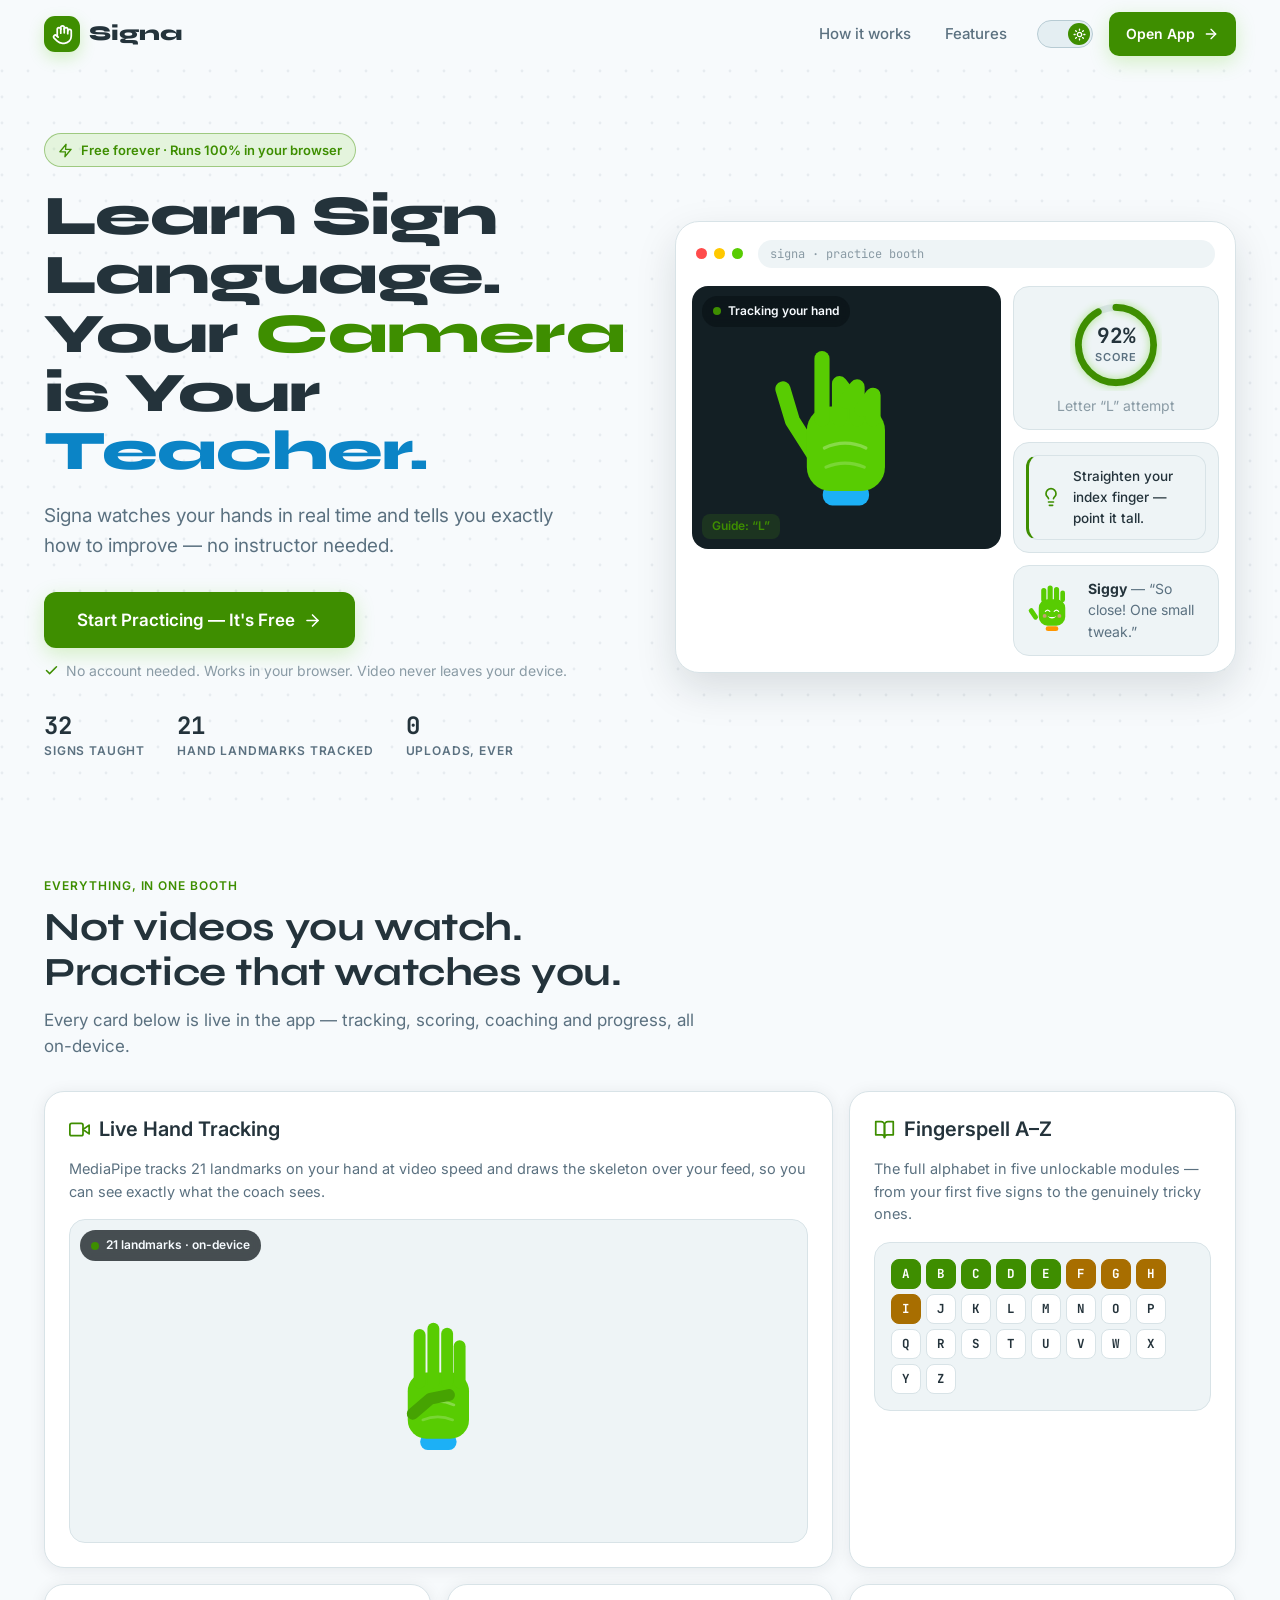
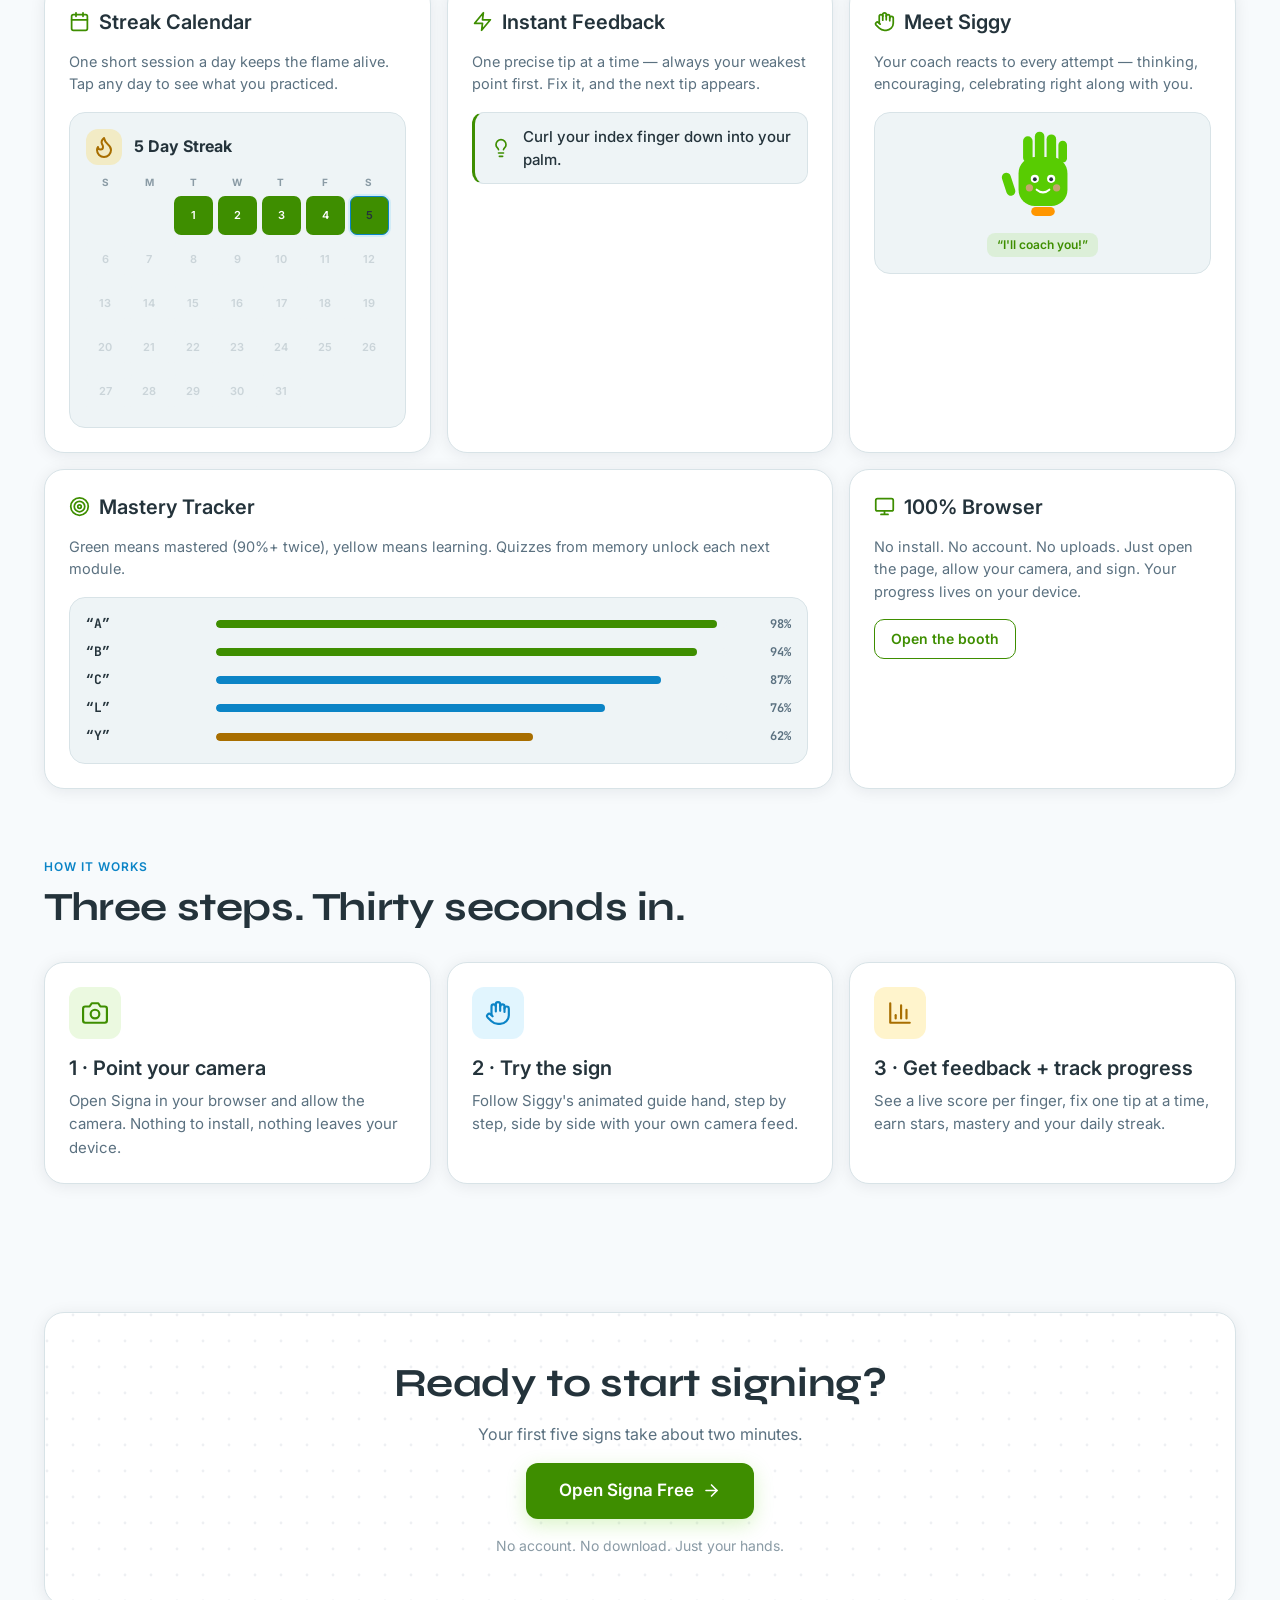
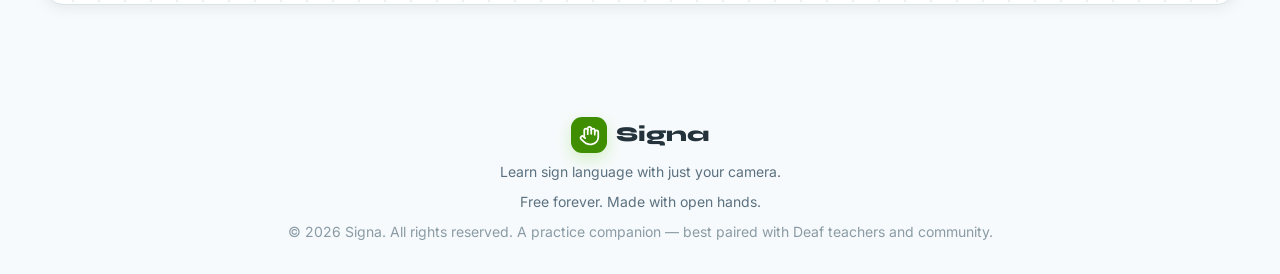
<file: index.html>
<!DOCTYPE html>
<html lang="en" data-theme="dark">
<head>
  <meta charset="UTF-8">
  <meta name="viewport" content="width=device-width, initial-scale=1.0, viewport-fit=cover">
  <script>
    (function () {
      try {
        var t = localStorage.getItem("signa_theme");
        if (t !== "dark" && t !== "light") t = window.matchMedia("(prefers-color-scheme: light)").matches ? "light" : "dark";
        document.documentElement.dataset.theme = t;
      } catch (e) { /* dark default */ }
    })();
  </script>
  <title>Signa — Learn Sign Language. Your Camera is Your Teacher.</title>
  <meta name="description" content="Signa is a free sign language practice booth that runs 100% in your browser. Your webcam watches your hands with real-time tracking and tells you exactly how to improve. No account, no install.">
  <meta property="og:title" content="Signa — Learn Sign Language. Your Camera is Your Teacher.">
  <meta property="og:description" content="Real-time hand tracking, instant per-finger feedback, streaks and a full A–Z curriculum. Free, in your browser.">
  <meta property="og:type" content="website">
  <meta property="og:url" content="https://signa-live-app.vercel.app/">
  <meta property="og:image" content="https://signa-live-app.vercel.app/assets/images/og-image.png">
  <meta name="twitter:card" content="summary_large_image">
  <link rel="canonical" href="https://signa-live-app.vercel.app/">
  <meta name="theme-color" content="#131F24">
  <link rel="icon" href="data:image/svg+xml,%3Csvg xmlns='http://www.w3.org/2000/svg' viewBox='0 0 64 64'%3E%3Crect width='64' height='64' rx='14' fill='%2358CC02'/%3E%3Cpath d='M42 28V14a5 5 0 0 0-10 0v-2a5 5 0 0 0-10 0v14' fill='none' stroke='white' stroke-width='5' stroke-linecap='round'/%3E%3Cpath d='M22 26v12c0 9 6 14 14 14s14-5 14-14v-8' fill='none' stroke='white' stroke-width='5' stroke-linecap='round'/%3E%3C/svg%3E">
  <link rel="preconnect" href="https://fonts.googleapis.com">
  <link rel="preconnect" href="https://fonts.gstatic.com" crossorigin>
  <link href="https://fonts.googleapis.com/css2?family=Syne:wght@700;800&family=Inter:wght@400;500;600;700&family=JetBrains+Mono:wght@700&display=swap" rel="stylesheet">
  <link rel="stylesheet" href="css/tokens.css">
  <link rel="stylesheet" href="css/reset.css">
  <link rel="stylesheet" href="css/typography.css">
  <link rel="stylesheet" href="css/theme.css">
  <link rel="stylesheet" href="css/animations.css">
  <link rel="stylesheet" href="css/components.css">
  <link rel="stylesheet" href="css/landing.css">
</head>
<body class="landing">

  <!-- ===== Sticky nav ===== -->
  <nav class="landing-nav" data-nav>
    <div class="wrap landing-nav__inner">
      <a class="logo" href="index.html" aria-label="Signa">
        <span class="logo__mark"><svg viewBox="0 0 24 24" fill="none" stroke="currentColor" stroke-width="2" stroke-linecap="round" stroke-linejoin="round" aria-hidden="true"><path d="M18 11V6a2 2 0 0 0-2-2a2 2 0 0 0-2 2"/><path d="M14 10V4a2 2 0 0 0-2-2a2 2 0 0 0-2 2v2"/><path d="M10 10.5V6a2 2 0 0 0-2-2a2 2 0 0 0-2 2v8"/><path d="M18 8a2 2 0 1 1 4 0v6a8 8 0 0 1-8 8h-2c-2.8 0-4.5-.86-5.99-2.34l-3.6-3.6a2 2 0 0 1 2.83-2.82L7 15"/></svg></span>
        Signa
      </a>
      <div class="landing-nav__links">
        <a href="#how">How it works</a>
        <a href="#features">Features</a>
      </div>
      <span class="theme-toggle-slot" style="display:inline-flex"></span>
      <a class="btn btn-primary btn-sm" href="app.html" style="min-height:44px">Open App
        <svg viewBox="0 0 24 24" fill="none" stroke="currentColor" stroke-width="2" stroke-linecap="round" stroke-linejoin="round" aria-hidden="true"><path d="M5 12h14"/><path d="m12 5 7 7-7 7"/></svg></a>
    </div>
  </nav>

  <!-- ===== Hero ===== -->
  <header class="hero dot-grid-bg">
    <div class="wrap hero__grid">
      <div class="anim-fade-up">
        <span class="hero__eyebrow"><svg viewBox="0 0 24 24" fill="none" stroke="currentColor" stroke-width="2" stroke-linecap="round" stroke-linejoin="round" aria-hidden="true"><polygon points="13 2 3 14 12 14 11 22 21 10 12 10 13 2"/></svg> Free forever · Runs 100% in your browser</span>
        <h1>Learn Sign Language.<br>Your <span class="hl">Camera</span> is Your <span class="hl2">Teacher.</span></h1>
        <p class="hero__sub">Signa watches your hands in real time and tells you exactly how to improve — no instructor needed.</p>
        <a class="btn btn-primary btn-lg" href="app.html">Start Practicing — It's Free
          <svg viewBox="0 0 24 24" fill="none" stroke="currentColor" stroke-width="2" stroke-linecap="round" stroke-linejoin="round" aria-hidden="true"><path d="M5 12h14"/><path d="m12 5 7 7-7 7"/></svg></a>
        <p class="hero__note"><svg viewBox="0 0 24 24" fill="none" stroke="currentColor" stroke-width="2.4" stroke-linecap="round" stroke-linejoin="round" aria-hidden="true"><polyline points="20 6 9 17 4 12"/></svg> No account needed. Works in your browser. Video never leaves your device.</p>
        <div class="hero__proof">
          <div class="stat-card"><span class="stat-value" style="font-size:24px">32</span><span class="stat-label">Signs taught</span></div>
          <div class="stat-card"><span class="stat-value" style="font-size:24px">21</span><span class="stat-label">Hand landmarks tracked</span></div>
          <div class="stat-card"><span class="stat-value" style="font-size:24px">0</span><span class="stat-label">Uploads, ever</span></div>
        </div>
      </div>

      <!-- App mockup -->
      <div class="mockup anim-fade-up" aria-hidden="true">
        <div class="mockup__bar">
          <span class="mockup__dot" style="background:#FF4B4B"></span>
          <span class="mockup__dot" style="background:#FFC800"></span>
          <span class="mockup__dot" style="background:#58CC02"></span>
          <span class="mockup__url">signa · practice booth</span>
        </div>
        <div class="mockup__body">
          <div class="mockup__cam">
            <span class="camera-pill"><span class="dot on live-dot"></span>Tracking your hand</span>
            <div data-hero-demo style="width:min(62%,230px)"></div>
            <span class="badge badge-accent" style="position:absolute;bottom:10px;left:10px">Guide: “L”</span>
          </div>
          <div class="mockup__side">
            <div class="mockup__mini" style="display:grid;justify-items:center;gap:4px">
              <div class="score-ring sm">
                <svg viewBox="0 0 132 132" width="100%" height="100%">
                  <circle class="score-ring__track" cx="66" cy="66" r="54" fill="none" stroke-width="10"/>
                  <circle class="score-ring__fill" data-hero-ring cx="66" cy="66" r="54" fill="none" stroke-width="10" stroke-dasharray="339.3" stroke-dashoffset="339.3"/>
                </svg>
                <div class="score-ring__center"><div class="score-ring__value" data-hero-score>0%</div><div class="score-ring__label">Score</div></div>
              </div>
              <span class="text-small text-muted">Letter “L” attempt</span>
            </div>
            <div class="mockup__mini">
              <div class="feedback-bar" style="min-height:0;padding:10px 12px;font-size:13.5px">
                <svg viewBox="0 0 24 24" fill="none" stroke="currentColor" stroke-width="2" stroke-linecap="round" stroke-linejoin="round" aria-hidden="true"><path d="M15 14c.2-1 .7-1.7 1.5-2.5 1-.9 1.5-2.2 1.5-3.5A6 6 0 0 0 6 8c0 1 .2 2.2 1.5 3.5.7.7 1.3 1.5 1.5 2.5"/><path d="M9 18h6"/><path d="M10 22h4"/></svg>
                <span>Straighten your index finger — point it tall.</span>
              </div>
            </div>
            <div class="mockup__mini" style="display:flex;gap:10px;align-items:center">
              <span data-hero-siggy style="width:52px;height:52px;flex:none"></span>
              <p class="text-small"><strong>Siggy</strong> <span class="text-secondary">— “So close! One small tweak.”</span></p>
            </div>
          </div>
        </div>
      </div>
    </div>
  </header>

  <!-- ===== Bento grid ===== -->
  <section class="section" id="features">
    <div class="wrap">
      <div class="section__head reveal">
        <span class="text-label" style="color:var(--accent)">Everything, in one booth</span>
        <h2 class="text-h1" style="margin-top:8px">Not videos you watch.<br>Practice that watches you.</h2>
        <p>Every card below is live in the app — tracking, scoring, coaching and progress, all on-device.</p>
      </div>
      <div class="bento">
        <article class="card card-hover span-2 reveal">
          <h3><svg viewBox="0 0 24 24" fill="none" stroke="currentColor" stroke-width="2" stroke-linecap="round" stroke-linejoin="round" aria-hidden="true"><path d="m23 7-7 5 7 5V7z"/><rect x="1" y="5" width="15" height="14" rx="2"/></svg> Live Hand Tracking</h3>
          <p>MediaPipe tracks 21 landmarks on your hand at video speed and draws the skeleton over your feed, so you can see exactly what the coach sees.</p>
          <div class="bento__visual mockup__cam" style="aspect-ratio:16/7">
            <span class="camera-pill"><span class="dot on live-dot"></span>21 landmarks · on-device</span>
            <div data-bento-hand style="width:min(34%,150px)"></div>
          </div>
        </article>

        <article class="card card-hover reveal">
          <h3><svg viewBox="0 0 24 24" fill="none" stroke="currentColor" stroke-width="2" stroke-linecap="round" stroke-linejoin="round" aria-hidden="true"><path d="M2 3h6a4 4 0 0 1 4 4v14a3 3 0 0 0-3-3H2z"/><path d="M22 3h-6a4 4 0 0 0-4 4v14a3 3 0 0 1 3-3h7z"/></svg> Fingerspell A–Z</h3>
          <p>The full alphabet in five unlockable modules — from your first five signs to the genuinely tricky ones.</p>
          <div class="bento__visual"><div class="alpha-strip" data-alpha-strip></div></div>
        </article>

        <article class="card card-hover reveal">
          <h3><svg viewBox="0 0 24 24" fill="none" stroke="currentColor" stroke-width="2" stroke-linecap="round" stroke-linejoin="round" aria-hidden="true"><rect x="3" y="4" width="18" height="18" rx="2"/><path d="M16 2v4M8 2v4M3 10h18"/></svg> Streak Calendar</h3>
          <p>One short session a day keeps the flame alive. Tap any day to see what you practiced.</p>
          <div class="bento__visual">
            <div class="streak-head" style="margin-bottom:10px">
              <span class="streak-flame" style="width:36px;height:36px"><svg viewBox="0 0 24 24" fill="none" stroke="currentColor" stroke-width="2" stroke-linecap="round" stroke-linejoin="round" aria-hidden="true"><path d="M8.5 14.5A2.5 2.5 0 0 0 11 12c0-1.38-.5-2-1-3-1.072-2.143-.224-4.054 2-6 .5 2.5 2 4.9 4 6.5 2 1.6 3 3.5 3 5.5a7 7 0 1 1-14 0c0-1.153.433-2.294 1-3a2.5 2.5 0 0 0 2.5 2.5z"/></svg></span>
              <strong>5 Day Streak</strong>
            </div>
            <div data-bento-calendar></div>
          </div>
        </article>

        <article class="card card-hover reveal">
          <h3><svg viewBox="0 0 24 24" fill="none" stroke="currentColor" stroke-width="2" stroke-linecap="round" stroke-linejoin="round" aria-hidden="true"><polygon points="13 2 3 14 12 14 11 22 21 10 12 10 13 2"/></svg> Instant Feedback</h3>
          <p>One precise tip at a time — always your weakest point first. Fix it, and the next tip appears.</p>
          <div class="feedback-bar">
            <svg viewBox="0 0 24 24" fill="none" stroke="currentColor" stroke-width="2" stroke-linecap="round" stroke-linejoin="round" aria-hidden="true"><path d="M15 14c.2-1 .7-1.7 1.5-2.5 1-.9 1.5-2.2 1.5-3.5A6 6 0 0 0 6 8c0 1 .2 2.2 1.5 3.5.7.7 1.3 1.5 1.5 2.5"/><path d="M9 18h6"/><path d="M10 22h4"/></svg>
            <span data-rotating-tip>Curl your index finger down into your palm.</span>
          </div>
        </article>

        <article class="card card-hover reveal">
          <h3><svg viewBox="0 0 24 24" fill="none" stroke="currentColor" stroke-width="2" stroke-linecap="round" stroke-linejoin="round" aria-hidden="true"><path d="M18 11V6a2 2 0 0 0-2-2a2 2 0 0 0-2 2"/><path d="M14 10V4a2 2 0 0 0-2-2a2 2 0 0 0-2 2v2"/><path d="M10 10.5V6a2 2 0 0 0-2-2a2 2 0 0 0-2 2v8"/><path d="M18 8a2 2 0 1 1 4 0v6a8 8 0 0 1-8 8h-2c-2.8 0-4.5-.86-5.99-2.34l-3.6-3.6a2 2 0 0 1 2.83-2.82L7 15"/></svg> Meet Siggy</h3>
          <p>Your coach reacts to every attempt — thinking, encouraging, celebrating right along with you.</p>
          <div class="bento__visual" style="display:grid;justify-items:center;gap:8px">
            <span class="siggy-idle" data-bento-siggy style="width:96px;height:96px;display:block"></span>
            <span class="badge badge-accent">“I'll coach you!”</span>
          </div>
        </article>

        <article class="card card-hover span-2 reveal">
          <h3><svg viewBox="0 0 24 24" fill="none" stroke="currentColor" stroke-width="2" stroke-linecap="round" stroke-linejoin="round" aria-hidden="true"><circle cx="12" cy="12" r="10"/><circle cx="12" cy="12" r="6"/><circle cx="12" cy="12" r="2"/></svg> Mastery Tracker</h3>
          <p>Green means mastered (90%+ twice), yellow means learning. Quizzes from memory unlock each next module.</p>
          <div class="mastery-bars bento__visual" data-mastery-bars></div>
        </article>

        <article class="card card-hover reveal">
          <h3><svg viewBox="0 0 24 24" fill="none" stroke="currentColor" stroke-width="2" stroke-linecap="round" stroke-linejoin="round" aria-hidden="true"><rect x="2" y="3" width="20" height="14" rx="2"/><path d="M8 21h8M12 17v4"/></svg> 100% Browser</h3>
          <p>No install. No account. No uploads. Just open the page, allow your camera, and sign. Your progress lives on your device.</p>
          <a class="btn btn-secondary btn-sm" href="app.html" style="justify-self:start">Open the booth</a>
        </article>
      </div>
    </div>
  </section>

  <!-- ===== How it works ===== -->
  <section class="section" id="how" style="padding-top:0">
    <div class="wrap">
      <div class="section__head reveal">
        <span class="text-label" style="color:var(--accent-2)">How it works</span>
        <h2 class="text-h1" style="margin-top:8px">Three steps. Thirty seconds in.</h2>
      </div>
      <div class="steps">
        <article class="card card-hover step-card reveal">
          <div class="step-card__num"><svg viewBox="0 0 24 24" fill="none" stroke="currentColor" stroke-width="2" stroke-linecap="round" stroke-linejoin="round" aria-hidden="true"><path d="M23 19a2 2 0 0 1-2 2H3a2 2 0 0 1-2-2V8a2 2 0 0 1 2-2h4l2-3h6l2 3h4a2 2 0 0 1 2 2z"/><circle cx="12" cy="13" r="4"/></svg></div>
          <h3>1 · Point your camera</h3>
          <p>Open Signa in your browser and allow the camera. Nothing to install, nothing leaves your device.</p>
        </article>
        <article class="card card-hover step-card reveal">
          <div class="step-card__num" style="background:var(--accent-2-soft);color:var(--accent-2)"><svg viewBox="0 0 24 24" fill="none" stroke="currentColor" stroke-width="2" stroke-linecap="round" stroke-linejoin="round" aria-hidden="true"><path d="M18 11V6a2 2 0 0 0-2-2a2 2 0 0 0-2 2"/><path d="M14 10V4a2 2 0 0 0-2-2a2 2 0 0 0-2 2v2"/><path d="M10 10.5V6a2 2 0 0 0-2-2a2 2 0 0 0-2 2v8"/><path d="M18 8a2 2 0 1 1 4 0v6a8 8 0 0 1-8 8h-2c-2.8 0-4.5-.86-5.99-2.34l-3.6-3.6a2 2 0 0 1 2.83-2.82L7 15"/></svg></div>
          <h3>2 · Try the sign</h3>
          <p>Follow Siggy's animated guide hand, step by step, side by side with your own camera feed.</p>
        </article>
        <article class="card card-hover step-card reveal">
          <div class="step-card__num" style="background:var(--warning-soft);color:var(--warning)"><svg viewBox="0 0 24 24" fill="none" stroke="currentColor" stroke-width="2" stroke-linecap="round" stroke-linejoin="round" aria-hidden="true"><path d="M3 3v18h18"/><path d="M18 17V9"/><path d="M13 17V5"/><path d="M8 17v-3"/></svg></div>
          <h3>3 · Get feedback + track progress</h3>
          <p>See a live score per finger, fix one tip at a time, earn stars, mastery and your daily streak.</p>
        </article>
      </div>
    </div>
  </section>

  <!-- ===== Final CTA ===== -->
  <section class="final-cta">
    <div class="wrap">
      <div class="card dot-grid-bg reveal">
        <h2 class="text-h1">Ready to start signing?</h2>
        <p class="text-body text-secondary">Your first five signs take about two minutes.</p>
        <a class="btn btn-primary btn-lg" href="app.html">Open Signa Free
          <svg viewBox="0 0 24 24" fill="none" stroke="currentColor" stroke-width="2" stroke-linecap="round" stroke-linejoin="round" aria-hidden="true"><path d="M5 12h14"/><path d="m12 5 7 7-7 7"/></svg></a>
        <p class="text-small text-muted">No account. No download. Just your hands.</p>
      </div>
    </div>
  </section>

  <!-- ===== Footer ===== -->
  <footer class="landing-footer">
    <a class="logo" href="index.html">
      <span class="logo__mark"><svg viewBox="0 0 24 24" fill="none" stroke="currentColor" stroke-width="2" stroke-linecap="round" stroke-linejoin="round" aria-hidden="true"><path d="M18 11V6a2 2 0 0 0-2-2a2 2 0 0 0-2 2"/><path d="M14 10V4a2 2 0 0 0-2-2a2 2 0 0 0-2 2v2"/><path d="M10 10.5V6a2 2 0 0 0-2-2a2 2 0 0 0-2 2v8"/><path d="M18 8a2 2 0 1 1 4 0v6a8 8 0 0 1-8 8h-2c-2.8 0-4.5-.86-5.99-2.34l-3.6-3.6a2 2 0 0 1 2.83-2.82L7 15"/></svg></span>
      Signa</a>
    <p>Learn sign language with just your camera.</p>
    <p>Free forever. Made with open hands.</p>
    <p class="text-muted">© <span data-year>2026</span> Signa. All rights reserved. A practice companion — best paired with Deaf teachers and community.</p>
  </footer>

  <script type="module" src="js/main.js"></script>
</body>
</html>
</file>
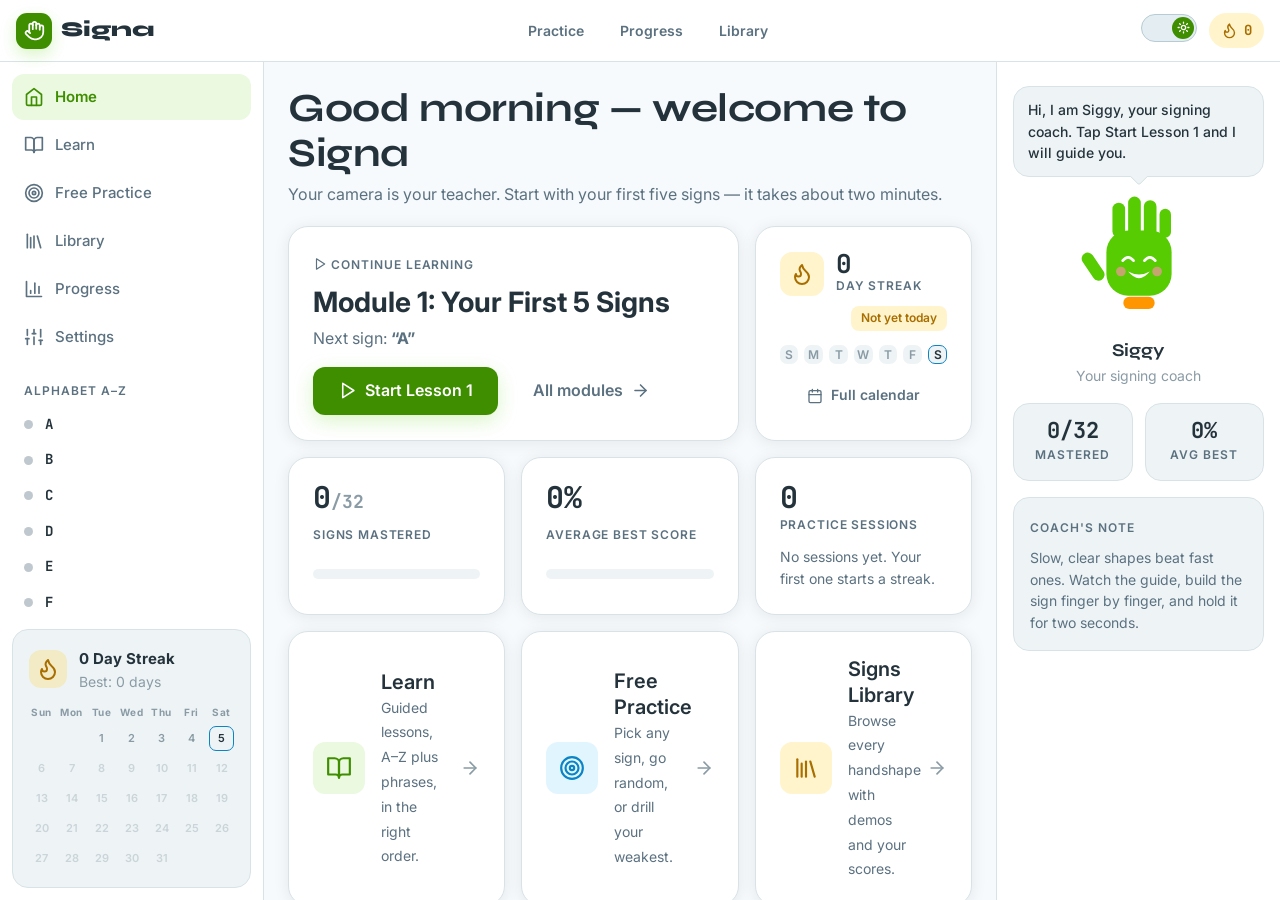
<file: app.html>
<!DOCTYPE html>
<html lang="en" data-theme="dark">
<head>
  <meta charset="UTF-8">
  <meta name="viewport" content="width=device-width, initial-scale=1.0, viewport-fit=cover">
  <script>
    /* Apply saved/system theme before first paint (no flash). */
    (function () {
      try {
        var t = localStorage.getItem("signa_theme");
        if (t !== "dark" && t !== "light") t = window.matchMedia("(prefers-color-scheme: light)").matches ? "light" : "dark";
        document.documentElement.dataset.theme = t;
      } catch (e) { /* keep dark default */ }
    })();
  </script>
  <title>Signa — Practice Booth</title>
  <meta name="description" content="Learn sign language in your browser. Signa watches your hands through your webcam and coaches every sign in real time.">
  <link rel="canonical" href="https://signa-live-app.vercel.app/app">
  <meta name="theme-color" content="#131F24">
  <link rel="icon" href="data:image/svg+xml,%3Csvg xmlns='http://www.w3.org/2000/svg' viewBox='0 0 64 64'%3E%3Crect width='64' height='64' rx='14' fill='%2358CC02'/%3E%3Cpath d='M42 28V14a5 5 0 0 0-10 0v-2a5 5 0 0 0-10 0v14' fill='none' stroke='white' stroke-width='5' stroke-linecap='round'/%3E%3Cpath d='M22 26v12c0 9 6 14 14 14s14-5 14-14v-8' fill='none' stroke='white' stroke-width='5' stroke-linecap='round'/%3E%3C/svg%3E">
  <link rel="preconnect" href="https://fonts.googleapis.com">
  <link rel="preconnect" href="https://fonts.gstatic.com" crossorigin>
  <link href="https://fonts.googleapis.com/css2?family=Syne:wght@700;800&family=Inter:wght@400;500;600;700&family=JetBrains+Mono:wght@700&display=swap" rel="stylesheet">
  <link rel="stylesheet" href="css/tokens.css">
  <link rel="stylesheet" href="css/reset.css">
  <link rel="stylesheet" href="css/typography.css">
  <link rel="stylesheet" href="css/theme.css">
  <link rel="stylesheet" href="css/animations.css">
  <link rel="stylesheet" href="css/components.css">
  <link rel="stylesheet" href="css/app.css">
</head>
<body class="app-body">
  <div class="app-shell" id="app-shell">

    <!-- ===== Topbar ===== -->
    <header class="topbar">
      <a class="logo" href="index.html" aria-label="Signa home">
        <span class="logo__mark"><svg viewBox="0 0 24 24" fill="none" stroke="currentColor" stroke-width="2" stroke-linecap="round" stroke-linejoin="round" aria-hidden="true"><path d="M18 11V6a2 2 0 0 0-2-2a2 2 0 0 0-2 2"/><path d="M14 10V4a2 2 0 0 0-2-2a2 2 0 0 0-2 2v2"/><path d="M10 10.5V6a2 2 0 0 0-2-2a2 2 0 0 0-2 2v8"/><path d="M18 8a2 2 0 1 1 4 0v6a8 8 0 0 1-8 8h-2c-2.8 0-4.5-.86-5.99-2.34l-3.6-3.6a2 2 0 0 1 2.83-2.82L7 15"/></svg></span>
        Signa
      </a>
      <nav class="topbar__nav" aria-label="Quick">
        <a href="#/practice" data-nav="practice">Practice</a>
        <a href="#/progress" data-nav="progress">Progress</a>
        <a href="#/library" data-nav="library">Library</a>
      </nav>
      <div class="topbar__right">
        <span class="theme-toggle-slot"></span>
        <span class="streak-count" data-streak-count title="Current day streak">
          <svg viewBox="0 0 24 24" fill="none" stroke="currentColor" stroke-width="2" stroke-linecap="round" stroke-linejoin="round" aria-hidden="true"><path d="M8.5 14.5A2.5 2.5 0 0 0 11 12c0-1.38-.5-2-1-3-1.072-2.143-.224-4.054 2-6 .5 2.5 2 4.9 4 6.5 2 1.6 3 3.5 3 5.5a7 7 0 1 1-14 0c0-1.153.433-2.294 1-3a2.5 2.5 0 0 0 2.5 2.5z"/></svg>
          <span data-streak-num>0</span>
        </span>
      </div>
    </header>

    <!-- ===== Body: sidebar | canvas | Siggy ===== -->
    <div class="app-main">
      <aside class="sidebar" aria-label="App navigation">
        <nav class="sidebar__nav">
          <a class="nav-item" href="#/home" data-nav="home"><svg viewBox="0 0 24 24" fill="none" stroke="currentColor" stroke-width="2" stroke-linecap="round" stroke-linejoin="round" aria-hidden="true"><path d="m3 9 9-7 9 7v11a2 2 0 0 1-2 2H5a2 2 0 0 1-2-2z"/><path d="M9 22V12h6v10"/></svg><span>Home</span></a>
          <a class="nav-item" href="#/learn" data-nav="learn"><svg viewBox="0 0 24 24" fill="none" stroke="currentColor" stroke-width="2" stroke-linecap="round" stroke-linejoin="round" aria-hidden="true"><path d="M2 3h6a4 4 0 0 1 4 4v14a3 3 0 0 0-3-3H2z"/><path d="M22 3h-6a4 4 0 0 0-4 4v14a3 3 0 0 1 3-3h7z"/></svg><span>Learn</span></a>
          <a class="nav-item" href="#/practice" data-nav="practice"><svg viewBox="0 0 24 24" fill="none" stroke="currentColor" stroke-width="2" stroke-linecap="round" stroke-linejoin="round" aria-hidden="true"><circle cx="12" cy="12" r="10"/><circle cx="12" cy="12" r="6"/><circle cx="12" cy="12" r="2"/></svg><span>Free Practice</span></a>
          <a class="nav-item" href="#/library" data-nav="library"><svg viewBox="0 0 24 24" fill="none" stroke="currentColor" stroke-width="2" stroke-linecap="round" stroke-linejoin="round" aria-hidden="true"><path d="m16 6 4 14"/><path d="M12 6v14"/><path d="M8 8v12"/><path d="M4 4v16"/></svg><span>Library</span></a>
          <a class="nav-item" href="#/progress" data-nav="progress"><svg viewBox="0 0 24 24" fill="none" stroke="currentColor" stroke-width="2" stroke-linecap="round" stroke-linejoin="round" aria-hidden="true"><path d="M3 3v18h18"/><path d="M18 17V9"/><path d="M13 17V5"/><path d="M8 17v-3"/></svg><span>Progress</span></a>
          <a class="nav-item" href="#/settings" data-nav="settings"><svg viewBox="0 0 24 24" fill="none" stroke="currentColor" stroke-width="2" stroke-linecap="round" stroke-linejoin="round" aria-hidden="true"><path d="M4 21v-7"/><path d="M4 10V3"/><path d="M12 21v-9"/><path d="M12 8V3"/><path d="M20 21v-5"/><path d="M20 12V3"/><path d="M2 14h4"/><path d="M10 8h4"/><path d="M18 16h4"/></svg><span>Settings</span></a>
        </nav>
        <div class="sidebar__scroll">
          <section>
            <div class="sidebar__section-title text-label">Alphabet A–Z</div>
            <div class="sign-list" data-sidebar-signs></div>
          </section>
          <section>
            <div class="sidebar__section-title text-label">Phrases</div>
            <div class="sign-list" data-sidebar-phrases></div>
          </section>
        </div>
        <div class="sidebar__streak-wrap">
          <div class="sidebar__streak" data-sidebar-streak></div>
        </div>
      </aside>

      <main class="main-canvas" id="main-canvas">
        <div class="main-inner" id="screen">
          <div class="card empty-state" style="margin-top:40px"><span class="spinner"></span><p>Loading your progress…</p></div>
        </div>
        <p class="text-small text-muted text-center" style="padding:0 16px 28px">Signa runs 100% in your browser. Your camera feed is never uploaded or recorded.</p>
      </main>

      <aside class="siggy-panel" aria-label="Siggy, your coach">
        <div class="speech-bubble" data-siggy-bubble-panel style="width:100%">Hi! I am Siggy, your signing coach.</div>
        <div class="siggy-art siggy-idle" data-siggy-art-panel style="width:128px;height:128px"></div>
        <div style="text-align:center">
          <strong class="font-display" style="font-size:18px">Siggy</strong>
          <div class="text-small text-muted">Your signing coach</div>
        </div>
        <div class="siggy-mini-stats">
          <div class="siggy-panel__card" style="text-align:center">
            <div class="text-stat" style="font-size:22px" data-siggy-mastered>0</div>
            <div class="text-label" style="margin-top:4px">Mastered</div>
          </div>
          <div class="siggy-panel__card" style="text-align:center">
            <div class="text-stat" style="font-size:22px" data-siggy-avg>0%</div>
            <div class="text-label" style="margin-top:4px">Avg best</div>
          </div>
        </div>
        <div class="siggy-panel__card">
          <span class="text-label">Coach's note</span>
          <p class="text-small text-secondary" style="margin-top:8px">Slow, clear shapes beat fast ones. Watch the guide, build the sign finger by finger, and hold it for two seconds.</p>
        </div>
      </aside>
    </div>

    <!-- ===== Bottom nav (mobile) ===== -->
    <nav class="bottom-nav" aria-label="Mobile">
      <a href="#/home" data-nav="home"><svg viewBox="0 0 24 24" fill="none" stroke="currentColor" stroke-width="2" stroke-linecap="round" stroke-linejoin="round" aria-hidden="true"><path d="m3 9 9-7 9 7v11a2 2 0 0 1-2 2H5a2 2 0 0 1-2-2z"/><path d="M9 22V12h6v10"/></svg>Home</a>
      <a href="#/learn" data-nav="learn"><svg viewBox="0 0 24 24" fill="none" stroke="currentColor" stroke-width="2" stroke-linecap="round" stroke-linejoin="round" aria-hidden="true"><path d="M2 3h6a4 4 0 0 1 4 4v14a3 3 0 0 0-3-3H2z"/><path d="M22 3h-6a4 4 0 0 0-4 4v14a3 3 0 0 1 3-3h7z"/></svg>Learn</a>
      <a href="#/practice" data-nav="practice"><svg viewBox="0 0 24 24" fill="none" stroke="currentColor" stroke-width="2" stroke-linecap="round" stroke-linejoin="round" aria-hidden="true"><circle cx="12" cy="12" r="10"/><circle cx="12" cy="12" r="6"/><circle cx="12" cy="12" r="2"/></svg>Practice</a>
      <a href="#/progress" data-nav="progress"><svg viewBox="0 0 24 24" fill="none" stroke="currentColor" stroke-width="2" stroke-linecap="round" stroke-linejoin="round" aria-hidden="true"><path d="M3 3v18h18"/><path d="M18 17V9"/><path d="M13 17V5"/><path d="M8 17v-3"/></svg>Progress</a>
      <button type="button" data-siggy-tab aria-label="Ask Siggy"><span class="bottom-nav__siggy" data-siggy-art-tab></span>Siggy</button>
    </nav>
  </div>

  <!-- Floating Siggy (tablet / mobile) -->
  <div class="siggy-bubble" data-siggy-bubble>
    <div class="siggy-bubble__msg" data-siggy-bubble-msg>Hi! I am Siggy, your signing coach.</div>
    <button class="siggy-bubble__btn" data-siggy-bubble-btn aria-label="Toggle Siggy coaching message">
      <span class="siggy-art" data-siggy-art-bubble></span>
    </button>
  </div>

  <script type="module" src="js/app.js"></script>
</body>
</html>
</file>
<file: css/tokens.css>
/* ============================================================
   SIGNA — tokens.css
   ALL CSS custom properties. Dark mode is the default.
   Light overrides live in theme.css under [data-theme="light"].
   ============================================================ */
:root {
  /* Duolingo-inspired brand accents: Feather Green + sky blue. */
  --accent: #58CC02;
  --accent-hover: #89E219;
  --accent-2: #1CB0F6;
  --accent-2-hover: #57C8FF;
  --on-accent: #0B1D00;
  --on-accent-2: #06283D;
  --on-warning: #332500;
  --glow: rgba(88, 204, 2, 0.24);
  --success: #58CC02;
  --warning: #FFC800;
  --error: #FF4B4B;
  --accent-soft: rgba(88, 204, 2, 0.14);
  --accent-border: rgba(88, 204, 2, 0.42);
  --success-soft: rgba(88, 204, 2, 0.15);
  --warning-soft: rgba(255, 200, 0, 0.16);
  --error-soft: rgba(255, 75, 75, 0.15);
  --accent-2-soft: rgba(28, 176, 246, 0.15);

  /* Dark mode surfaces (default) */
  --bg: #131F24;
  --surface: #1F2A30;
  --surface-elevated: #26353D;
  --border: #37464F;
  --text-primary: #F1F7FB;
  --text-secondary: #A9BCC6;
  --text-muted: #7F96A3;
  --shadow: 0 4px 24px rgba(0, 0, 0, 0.35);
  --shadow-lg: 0 16px 48px rgba(0, 0, 0, 0.45);
  --toggle-bg: #26353D;
  --toggle-border: rgba(88, 204, 2, 0.48);
  --camera-bg: #0B1418;
  --dot: rgba(255, 255, 255, 0.055);

  /* Typography */
  --font-display: "Syne", system-ui, sans-serif;
  --font-ui: "Inter", system-ui, -apple-system, sans-serif;
  --font-mono: "JetBrains Mono", ui-monospace, monospace;

  /* Spacing (4px base) */
  --space-1: 4px;  --space-2: 8px;   --space-3: 12px;
  --space-4: 16px; --space-5: 20px;  --space-6: 24px;
  --space-8: 32px; --space-12: 48px; --space-16: 64px;

  /* Radii */
  --radius-sm: 8px;   --radius-md: 12px;  --radius-lg: 16px;
  --radius-xl: 20px;  --radius-2xl: 24px; --radius-full: 999px;

  /* Motion — nothing over 800ms */
  --ease-out: cubic-bezier(0.22, 0.9, 0.3, 1);
  --ease-inout: ease-in-out;
  --dur-fast: 120ms; --dur: 220ms; --dur-slow: 600ms;

  /* Layout */
  --topbar-h: 62px;
  --sidebar-w: 264px;
  --siggy-w: 284px;
  --bottomnav-h: 64px;
  --content-max: 1240px;
}
</file>
<file: css/typography.css>
/* ============================================================
   SIGNA — typography.css · type scale + text utilities
   ============================================================ */
.font-display { font-family: var(--font-display); }
.font-mono { font-family: var(--font-mono); }

.text-hero {
  font-family: var(--font-display); font-weight: 800;
  font-size: clamp(36px, 6vw, 56px); line-height: 1.05; letter-spacing: -0.01em;
}
h1, .text-h1 {
  font-family: var(--font-display); font-weight: 700;
  font-size: clamp(28px, 4vw, 40px); line-height: 1.12; letter-spacing: -0.01em;
}
h2, .text-h2 { font-weight: 700; font-size: clamp(22px, 3vw, 28px); line-height: 1.2; }
h3, .text-h3 { font-weight: 600; font-size: clamp(18px, 2.4vw, 20px); line-height: 1.3; }
.text-body { font-size: clamp(15px, 2vw, 16px); }
.text-small { font-size: 14px; }
.text-label {
  font-size: 12px; font-weight: 600; letter-spacing: 0.08em;
  text-transform: uppercase; color: var(--text-secondary);
}
.text-stat { font-family: var(--font-mono); font-weight: 700; font-size: 32px; line-height: 1; }
.text-mono { font-family: var(--font-mono); font-weight: 700; }

.text-secondary { color: var(--text-secondary); }
.text-muted { color: var(--text-muted); }
.text-accent { color: var(--accent); }
.text-teal { color: var(--accent-2); }
.text-success { color: var(--success); }
.text-warning { color: var(--warning); }
.text-error { color: var(--error); }
.text-center { text-align: center; }
.text-nowrap { white-space: nowrap; }
</file>
<file: css/theme.css>
/* ============================================================
   SIGNA — theme.css · light-mode token swaps
   Applied via html[data-theme="light"]. Default follows system.
   ============================================================ */
html[data-theme="light"] {
  --accent: #3E8E00;
  --accent-hover: #58A700;
  --accent-2: #0B84C6;
  --accent-2-hover: #0876B5;
  --on-accent: #FFFFFF;
  --on-accent-2: #FFFFFF;
  --on-warning: #FFFFFF;
  --glow: rgba(88, 204, 2, 0.22);
  --accent-soft: rgba(88, 204, 2, 0.12);
  --accent-border: rgba(62, 142, 0, 0.42);
  --accent-2-soft: rgba(28, 176, 246, 0.13);
  --success: #3E8E00;
  --success-soft: rgba(88, 204, 2, 0.14);
  --warning: #A86E00;
  --warning-soft: rgba(255, 200, 0, 0.20);
  --error: #D33131;
  --error-soft: rgba(255, 75, 75, 0.12);
  --bg: #F7FAFC;
  --surface: #FFFFFF;
  --surface-elevated: #EEF4F6;
  --border: #D8E3E7;
  --text-primary: #24333B;
  --text-secondary: #5B7180;
  --text-muted: #8A9BA5;
  --shadow: 0 2px 16px rgba(19, 31, 36, 0.08);
  --shadow-lg: 0 16px 40px rgba(19, 31, 36, 0.13);
  --toggle-bg: #E4EEF2;
  --toggle-border: #B7CBD3;
  --camera-bg: #131F24;
  --dot: rgba(36, 51, 59, 0.05);
}

/* Smooth the swap without animating layout */
body, .card, .btn, .topbar, .sidebar, .siggy-panel, .bottom-nav,
.module-card, .sign-card, .feedback-bar, input, select, textarea {
  transition: background-color 300ms var(--ease-inout),
              border-color 300ms var(--ease-inout),
              color 300ms var(--ease-inout);
}

/* ---- Theme toggle pill (56×28) ---- */
.theme-toggle {
  position: relative; flex: none;
  width: 56px; height: 28px; border-radius: var(--radius-full);
  background: var(--toggle-bg); border: 1px solid var(--toggle-border);
  transition: background 300ms var(--ease-inout), border-color 300ms var(--ease-inout);
}
.theme-toggle__thumb {
  position: absolute; top: 2px; left: 2px;
  width: 22px; height: 22px; border-radius: var(--radius-full);
  background: var(--accent); color: var(--on-accent);
  display: grid; place-items: center;
  transform: translateX(0);
  transition: transform 300ms var(--ease-inout);
}
.theme-toggle__thumb svg { width: 13px; height: 13px; }
html[data-theme="light"] .theme-toggle__thumb { transform: translateX(28px); }
.theme-toggle .icon-sun { display: none; }
html[data-theme="light"] .theme-toggle .icon-sun { display: block; }
html[data-theme="light"] .theme-toggle .icon-moon { display: none; }

.theme-toggle::after { content: ""; position: absolute; inset: -10px -6px; }
</file>
<file: css/animations.css>
/* ============================================================
   SIGNA — animations.css · all keyframes + motion utilities
   Rule: nothing longer than 800ms; loops only when idle.
   ============================================================ */
@keyframes fadeUp {
  from { opacity: 0; transform: translateY(20px); }
  to   { opacity: 1; transform: translateY(0); }
}
@keyframes fadeIn { from { opacity: 0; } to { opacity: 1; } }
@keyframes tipIn {
  from { opacity: 0; transform: translateY(6px); }
  to   { opacity: 1; transform: translateY(0); }
}
@keyframes sheetUp {
  from { transform: translateY(100%); }
  to   { transform: translateY(0); }
}
@keyframes popIn {
  0% { opacity: 0; transform: scale(0.92); }
  100% { opacity: 1; transform: scale(1); }
}
@keyframes siggyBounce {
  0%, 100% { transform: translateY(0); }
  30% { transform: translateY(-14px) rotate(-2deg); }
  55% { transform: translateY(0); }
  75% { transform: translateY(-8px) rotate(2deg); }
}
@keyframes siggyIdle {
  0%, 100% { transform: translateY(0) rotate(0deg); }
  50% { transform: translateY(-5px) rotate(1deg); }
}
@keyframes pulseViolet {
  0%, 100% { box-shadow: 0 0 0 0 rgba(88, 204, 2, 0); border-color: var(--border); }
  50% { box-shadow: 0 0 0 6px rgba(88, 204, 2, 0.20); border-color: var(--accent); }
}
@keyframes dayPop { from { transform: scale(0); } to { transform: scale(1); } }
@keyframes badgePop {
  0% { transform: scale(0.4); } 60% { transform: scale(1.18); } 100% { transform: scale(1); }
}
@keyframes confettiFall {
  0% { opacity: 1; transform: translate(0, 0) rotate(0deg); }
  100% { opacity: 0; transform: translate(var(--cx), var(--cy)) rotate(var(--cr)); }
}
@keyframes spin { to { transform: rotate(360deg); } }
@keyframes wave {
  0%, 100% { transform: rotate(0deg); }
  25% { transform: rotate(9deg); }
  75% { transform: rotate(-7deg); }
}
@keyframes blinkDot { 0%, 100% { opacity: 1; } 50% { opacity: 0.35; } }

.anim-fade-up { animation: fadeUp 300ms var(--ease-out) both; }
.anim-fade-in { animation: fadeIn 250ms var(--ease-out) both; }
.anim-pop { animation: popIn 260ms var(--ease-out) both; }
.screen-enter { animation: fadeUp 300ms var(--ease-out) both; }
.tip-enter { animation: tipIn 250ms var(--ease-out) both; }
.unlock-pulse { animation: pulseViolet 1s var(--ease-inout) 2; }
.badge-pop { animation: badgePop 500ms var(--ease-out) both; }
.day-pop { animation: dayPop 300ms var(--ease-out) both; }

.siggy-bounce { animation: siggyBounce 600ms var(--ease-out) 3; }
.siggy-idle { animation: siggyIdle 3.2s ease-in-out infinite; transform-origin: 50% 85%; }
.hand-wave { animation: wave 1.4s ease-in-out infinite; transform-origin: 50% 90%; }
.spinner {
  width: 22px; height: 22px; border-radius: 50%;
  border: 3px solid var(--border); border-top-color: var(--accent);
  animation: spin 700ms linear infinite;
}
.live-dot { animation: blinkDot 1.6s ease-in-out infinite; }

.confetti-piece {
  position: fixed; z-index: 300; width: 9px; height: 13px;
  border-radius: 2px; pointer-events: none;
  animation: confettiFall 800ms var(--ease-out) both;
}

/* Landing scroll-reveal */
.reveal { opacity: 0; transform: translateY(22px); }
.reveal.is-visible { opacity: 1; transform: none; transition: opacity 500ms var(--ease-out), transform 500ms var(--ease-out); }
</file>
<file: css/components.css>
/* ============================================================
   SIGNA — components.css · buttons, cards, badges, rings, etc.
   ============================================================ */

/* ---------- Buttons ---------- */
.btn {
  display: inline-flex; align-items: center; justify-content: center; gap: var(--space-2);
  padding: 12px 24px; border-radius: var(--radius-md);
  font-weight: 600; font-size: 16px; line-height: 1.2;
  border: 1px solid transparent; min-height: 48px;
  transition: background var(--dur) var(--ease-out), transform 100ms var(--ease-out),
              border-color var(--dur), color var(--dur), box-shadow var(--dur);
  text-decoration: none; user-select: none; -webkit-tap-highlight-color: transparent;
}
.btn:hover { text-decoration: none; }
.btn:active { transform: scale(0.98); }
.btn svg { width: 19px; height: 19px; flex: none; }
.btn-primary { background: var(--accent); color: var(--on-accent); box-shadow: 0 6px 20px var(--glow); }
.btn-primary:hover { background: var(--accent-hover); transform: scale(1.02); }
.btn-primary:active { transform: scale(0.98); }
.btn-secondary { background: transparent; border-color: var(--accent); color: var(--accent); }
.btn-secondary:hover { background: var(--accent-soft); }
.btn-teal { background: var(--accent-2); color: var(--on-accent-2); }
.btn-teal:hover { background: var(--accent-2-hover); transform: scale(1.02); }
.btn-ghost { background: transparent; color: var(--text-secondary); }
.btn-ghost:hover { background: var(--surface-elevated); color: var(--text-primary); }
.btn-danger { background: var(--error-soft); color: var(--error); border-color: rgba(255, 75, 75, 0.42); }
.btn-danger:hover { background: var(--error); color: #fff; }
.btn-sm { padding: 8px 16px; font-size: 14px; min-height: 40px; border-radius: 10px; }
.btn-sm svg { width: 16px; height: 16px; }
.btn-lg { padding: 15px 32px; font-size: 17px; min-height: 56px; }
.btn-block { width: 100%; }
.btn[disabled] { opacity: 0.45; pointer-events: none; }
.btn.is-loading { pointer-events: none; opacity: 0.8; }

.icon-btn {
  display: inline-grid; place-items: center; width: 44px; height: 44px;
  border-radius: var(--radius-md); color: var(--text-secondary);
  transition: background var(--dur), color var(--dur), transform 100ms;
}
.icon-btn:hover { background: var(--surface-elevated); color: var(--text-primary); }
.icon-btn:active { transform: scale(0.94); }
.icon-btn svg { width: 21px; height: 21px; }

/* ---------- Cards ---------- */
.card {
  background: var(--surface); border: 1px solid var(--border);
  border-radius: var(--radius-xl); padding: var(--space-6);
  box-shadow: var(--shadow);
}
.card-hover { transition: transform 200ms var(--ease-out), border-color 200ms var(--ease-out); }
.card-hover:hover { transform: translateY(-2px); border-color: var(--accent-border); }
.card-pad-sm { padding: var(--space-4); }
.card-elevated { background: var(--surface-elevated); }

/* ---------- Badges / chips / dots ---------- */
.badge {
  display: inline-flex; align-items: center; gap: 6px;
  padding: 4px 10px; border-radius: var(--radius-sm);
  font-size: 12px; font-weight: 600; line-height: 1.4; white-space: nowrap;
}
.badge svg { width: 13px; height: 13px; }
.badge-mastered { background: var(--success-soft); color: var(--success); }
.badge-learning { background: var(--warning-soft); color: var(--warning); }
.badge-new { background: var(--surface-elevated); color: var(--text-secondary); }
.badge-locked { background: var(--surface-elevated); color: var(--text-muted); }
.badge-accent { background: var(--accent-soft); color: var(--accent); }
html[data-theme="light"] .badge-accent { color: var(--accent); }
.badge-teal { background: var(--accent-2-soft); color: var(--accent-2); }

.status-dot { width: 9px; height: 9px; border-radius: 50%; flex: none; }
.status-dot.mastered { background: var(--success); box-shadow: 0 0 0 3px var(--success-soft); }
.status-dot.learning { background: var(--warning); box-shadow: 0 0 0 3px var(--warning-soft); }
.status-dot.new { background: var(--text-muted); opacity: 0.55; }

.chip {
  display: inline-flex; align-items: center; gap: 6px;
  padding: 8px 14px; border-radius: var(--radius-full);
  border: 1px solid var(--border); background: var(--surface);
  font-size: 14px; font-weight: 500; color: var(--text-secondary);
  transition: all var(--dur); min-height: 40px;
}
.chip:hover { border-color: var(--accent-border); color: var(--text-primary); }
.chip.is-active { background: var(--accent); border-color: var(--accent); color: var(--on-accent); }
.chip svg { width: 15px; height: 15px; }

/* ---------- Progress bars & meters ---------- */
.progress-bar { height: 10px; border-radius: var(--radius-full); background: var(--surface-elevated); overflow: hidden; }
.progress-bar__fill {
  height: 100%; border-radius: var(--radius-full); background: var(--accent);
  transition: width 600ms var(--ease-inout);
}
.progress-bar__fill.teal { background: var(--accent-2); }
.progress-bar__fill.success { background: var(--success); }
.progress-bar__fill.warning { background: var(--warning); }

.meter { display: grid; grid-template-columns: 118px 1fr 52px; align-items: center; gap: var(--space-3); font-size: 13px; }
.text-label svg { width: 14px; height: 14px; vertical-align: -2px; display: inline-block; }
h2 > svg, h3 > svg, h4 > svg { vertical-align: -4px; }
.meter__track { height: 8px; border-radius: var(--radius-full); background: var(--surface-elevated); overflow: hidden; }
.meter__fill { height: 100%; border-radius: var(--radius-full); background: var(--accent); transition: width 180ms var(--ease-out), background 180ms; }
.meter__val { font-family: var(--font-mono); font-weight: 700; font-size: 12px; text-align: right; color: var(--text-secondary); }

/* ---------- Score ring ---------- */
.score-ring { position: relative; width: 132px; height: 132px; flex: none; }
.score-ring svg { transform: rotate(-90deg); }
.score-ring__track { stroke: var(--border); }
.score-ring__fill {
  stroke: var(--accent); stroke-linecap: round;
  transition: stroke-dashoffset 240ms var(--ease-out), stroke 240ms;
  filter: drop-shadow(0 0 6px rgba(88, 204, 2, 0.45));
}
.score-ring__center {
  position: absolute; inset: 0; display: grid; place-content: center; text-align: center;
}
.score-ring__value { font-family: var(--font-mono); font-weight: 700; font-size: 30px; line-height: 1; }
.score-ring__label { font-size: 11px; font-weight: 600; letter-spacing: 0.08em; text-transform: uppercase; color: var(--text-secondary); margin-top: 3px; }
.score-ring.sm { width: 92px; height: 92px; }
.score-ring.sm .score-ring__value { font-size: 21px; }

/* ---------- Feedback bar ---------- */
.feedback-bar {
  display: flex; align-items: center; gap: var(--space-3);
  background: var(--surface-elevated); border: 1px solid var(--border);
  border-left: 3px solid var(--accent); border-radius: var(--radius-md);
  padding: 12px 16px; font-size: 15px; font-weight: 500; min-height: 52px;
}
.feedback-bar svg { width: 20px; height: 20px; flex: none; color: var(--accent); }
.feedback-bar.is-good { border-left-color: var(--success); }
.feedback-bar.is-good svg { color: var(--success); }
.feedback-bar.is-warn { border-left-color: var(--warning); }
.feedback-bar.is-warn svg { color: var(--warning); }

/* ---------- Stars ---------- */
.stars { display: inline-flex; gap: 4px; color: var(--surface-elevated); }
.stars svg { width: 26px; height: 26px; }
.stars.sm svg { width: 16px; height: 16px; }
.stars .is-on { color: var(--warning); }
.stars .is-on svg { fill: var(--warning); }

/* ---------- Step indicator ---------- */
.step-indicator { display: flex; align-items: center; gap: 0; }
.step-indicator__dot {
  width: 30px; height: 30px; border-radius: 50%; flex: none;
  display: grid; place-items: center;
  border: 2px solid var(--border); background: var(--surface);
  font-size: 12px; font-weight: 700; color: var(--text-muted);
  transition: all var(--dur);
}
.step-indicator__dot svg { width: 14px; height: 14px; }
.step-indicator__dot.is-current { border-color: var(--accent); background: var(--accent); color: var(--on-accent); }
.step-indicator__dot.is-done { border-color: var(--success); background: var(--success); color: #fff; }
.step-indicator__line { height: 2px; width: 44px; background: var(--border); }
.step-indicator__line.is-done { background: var(--success); }
.step-labels { display: flex; gap: 0; margin-top: 6px; }
.step-labels span { width: 30px; text-align: center; font-size: 11px; font-weight: 600; color: var(--text-muted); }
.step-labels i { width: 44px; }

/* ---------- Forms ---------- */
.field { display: grid; gap: 6px; }
.field label { font-size: 14px; font-weight: 600; }
.field .hint { font-size: 13px; color: var(--text-secondary); }
.input, .select {
  width: 100%; min-height: 48px; padding: 11px 14px;
  background: var(--surface-elevated); border: 1px solid var(--border);
  border-radius: var(--radius-md); font-size: 15px; color: var(--text-primary);
  transition: border-color var(--dur);
}
.input:focus, .select:focus { border-color: var(--accent); outline: none; }
.search-wrap { position: relative; }
.search-wrap svg {
  position: absolute; left: 14px; top: 50%; transform: translateY(-50%);
  width: 19px; height: 19px; color: var(--text-muted); pointer-events: none;
}
.search-wrap .input { padding-left: 42px; }

.switch { position: relative; width: 50px; height: 28px; flex: none; }
.switch input { position: absolute; opacity: 0; inset: -10px 0; cursor: pointer; z-index: 2; }
.switch__track {
  position: absolute; inset: 0; border-radius: var(--radius-full);
  background: var(--surface-elevated); border: 1px solid var(--border);
  transition: background 300ms var(--ease-inout), border-color 300ms;
}
.switch__thumb {
  position: absolute; top: 3px; left: 3px; width: 22px; height: 22px;
  border-radius: 50%; background: var(--text-muted);
  transition: transform 300ms var(--ease-inout), background 300ms;
}
.switch input:checked + .switch__track { background: var(--accent-soft); border-color: var(--accent); }
.switch input:checked + .switch__track + .switch__thumb { transform: translateX(22px); background: var(--accent); }
.switch input:focus-visible + .switch__track { outline: 2px solid var(--accent-2); outline-offset: 2px; }

.setting-row {
  display: flex; align-items: center; justify-content: space-between; gap: var(--space-4);
  padding: var(--space-4) 0; border-bottom: 1px solid var(--border);
}
.setting-row:last-child { border-bottom: 0; }
.setting-row__text h4 { font-size: 15px; font-weight: 600; }
.setting-row__text p { font-size: 13px; color: var(--text-secondary); margin-top: 2px; }
.setting-row .select { width: auto; min-width: 150px; }

input[type="range"] { accent-color: var(--accent); width: 100%; min-height: 32px; }

/* ---------- Tabs ---------- */
.tabs { display: flex; gap: var(--space-2); flex-wrap: wrap; }

/* ---------- Sign tiles & grids ---------- */
.sign-grid { display: grid; grid-template-columns: repeat(auto-fill, minmax(104px, 1fr)); gap: var(--space-3); }
.sign-tile {
  display: grid; justify-items: center; gap: 6px; padding: var(--space-3);
  background: var(--surface); border: 1px solid var(--border); border-radius: var(--radius-lg);
  transition: transform 200ms var(--ease-out), border-color 200ms; text-align: center;
}
.sign-tile:hover { transform: translateY(-2px); border-color: var(--accent-border); }
.sign-tile.is-selected { border-color: var(--accent); background: var(--accent-soft); }
.sign-tile.is-locked { opacity: 0.55; }
.sign-tile__glyph { font-family: var(--font-display); font-weight: 800; font-size: 26px; line-height: 1; }
.sign-tile__hand { width: 58px; height: 58px; }
.sign-tile__meta { display: flex; align-items: center; gap: 6px; font-size: 11px; font-weight: 600; color: var(--text-secondary); }

/* ---------- Module cards ---------- */
.module-card {
  background: var(--surface); border: 1px solid var(--border); border-radius: var(--radius-xl);
  padding: var(--space-6); box-shadow: var(--shadow);
  transition: transform 200ms var(--ease-out), border-color 200ms;
}
.module-card:hover { transform: translateY(-2px); border-color: var(--accent-border); }
.module-card.is-locked { opacity: 0.72; }
.module-card.is-locked:hover { transform: none; border-color: var(--border); }
.sign-chips { display: flex; flex-wrap: wrap; gap: 6px; }
.sign-chip {
  display: inline-flex; align-items: center; gap: 6px;
  padding: 5px 10px; border-radius: var(--radius-sm);
  background: var(--surface-elevated); border: 1px solid var(--border);
  font-family: var(--font-mono); font-weight: 700; font-size: 13px;
}
button.sign-chip:hover { border-color: var(--accent); color: var(--accent); }

/* ---------- Streak calendar ---------- */
.streak-head { display: flex; align-items: center; gap: var(--space-3); }
.streak-flame {
  width: 44px; height: 44px; border-radius: var(--radius-md); flex: none;
  display: grid; place-items: center; color: var(--warning); background: var(--warning-soft);
}
.streak-flame svg { width: 24px; height: 24px; }
.calendar { display: grid; gap: 6px; min-width: 0; }
.calendar__head, .calendar__grid { display: grid; grid-template-columns: repeat(7, minmax(0, 1fr)); gap: 5px; }
.calendar__head span { text-align: center; font-size: 10px; font-weight: 700; letter-spacing: 0.06em; color: var(--text-muted); }
.calendar__day {
  aspect-ratio: 1; border-radius: 7px; display: grid; place-items: center;
  font-size: 11px; font-weight: 600; color: var(--text-muted);
  background: var(--surface-elevated); border: 1px solid transparent; min-height: 0; min-width: 0;
}
button.calendar__day:hover { border-color: var(--accent-border); }
.calendar__day.is-filled { background: var(--accent); color: var(--on-accent); }
.calendar__day.is-today { border-color: var(--accent-2); color: var(--text-primary); }
.calendar__day.is-filled.is-today { border-color: var(--accent-2); box-shadow: 0 0 0 2px var(--accent-2-soft); }
.calendar__day.is-empty { background: transparent; }
.calendar__day.is-future { opacity: 0.35; }
.calendar.lg .calendar__day { font-size: 13px; border-radius: 10px; }
.week-strip { display: grid; grid-template-columns: repeat(7, minmax(0, 1fr)); gap: 6px; min-width: 0; }
.week-strip .calendar__day { font-size: 12px; }

/* ---------- Modal / bottom sheet ---------- */
.modal-backdrop {
  position: fixed; inset: 0; z-index: 200; background: rgba(10, 18, 22, 0.62);
  display: grid; place-items: center; padding: var(--space-4); animation: fadeIn 200ms both;
}
.modal {
  background: var(--surface); border: 1px solid var(--border); border-radius: var(--radius-2xl);
  padding: var(--space-6); max-width: 480px; width: 100%; box-shadow: var(--shadow-lg);
  animation: popIn 260ms var(--ease-out) both; max-height: 88vh; overflow: auto;
}
@media (max-width: 767px) {
  .modal-backdrop { place-items: end center; padding: 0; }
  .modal { border-radius: var(--radius-2xl) var(--radius-2xl) 0 0; max-width: none; animation: sheetUp 300ms var(--ease-out) both; }
}

/* ---------- Toast ---------- */
.toast-stack { position: fixed; z-index: 250; bottom: 84px; left: 50%; transform: translateX(-50%); display: grid; gap: 8px; width: min(92vw, 430px); }
@media (min-width: 768px) { .toast-stack { bottom: 28px; } }
.toast {
  display: flex; gap: var(--space-3); align-items: flex-start;
  background: var(--surface-elevated); border: 1px solid var(--border);
  border-left: 3px solid var(--accent); border-radius: var(--radius-md);
  padding: 12px 16px; box-shadow: var(--shadow-lg); font-size: 14px;
  animation: fadeUp 300ms var(--ease-out) both;
}
.toast svg { width: 19px; height: 19px; flex: none; color: var(--accent); margin-top: 1px; }
.toast.is-success { border-left-color: var(--success); } .toast.is-success svg { color: var(--success); }
.toast.is-warn { border-left-color: var(--warning); } .toast.is-warn svg { color: var(--warning); }

/* ---------- Camera / session ---------- */
.camera-frame {
  position: relative; border-radius: var(--radius-lg); overflow: hidden;
  background: var(--camera-bg); aspect-ratio: 4 / 3; border: 1px solid var(--border);
}
.camera-frame video, .camera-frame canvas {
  position: absolute; inset: 0; width: 100%; height: 100%; object-fit: cover;
  transform: scaleX(-1); /* selfie mirror */
}
.camera-frame canvas { pointer-events: none; }
.camera-frame__placeholder {
  position: absolute; inset: 0; display: grid; place-items: center; padding: var(--space-6);
  text-align: center; color: #D7E6EE;
}
.camera-pill {
  position: absolute; top: 10px; left: 10px; z-index: 3;
  display: inline-flex; align-items: center; gap: 7px;
  background: rgba(11, 20, 24, 0.74); color: #F7FBFF; backdrop-filter: blur(6px);
  padding: 6px 11px; border-radius: var(--radius-full); font-size: 12px; font-weight: 600;
}
.camera-pill .dot { width: 8px; height: 8px; border-radius: 50%; background: var(--text-muted); }
.camera-pill .dot.on { background: var(--success); }
.camera-pill.warn { color: #FFE29A; }
.avatar-frame {
  position: relative; border-radius: var(--radius-lg); border: 1px solid var(--border);
  background: var(--surface-elevated); aspect-ratio: 4 / 3;
  display: grid; place-items: center; overflow: hidden;
}
.avatar-frame .demo-hand { width: min(68%, 280px); transition: opacity 220ms; }
.avatar-frame__label {
  position: absolute; top: 10px; left: 10px;
  background: var(--surface); border: 1px solid var(--border);
  padding: 5px 11px; border-radius: var(--radius-full); font-size: 12px; font-weight: 600;
}
.session-grid { display: grid; grid-template-columns: 1fr 1fr; gap: var(--space-4); }
.session-grid.single { grid-template-columns: 1fr; }
.session-feedback { flex: 1 1 250px; min-width: min(250px, 100%); display: grid; gap: 14px; align-content: start; }
.session-actions { display: grid; gap: 10px; min-width: 190px; align-content: start; }
.session-actions .btn { width: 100%; }
.sim-presets { display: flex; gap: 8px; flex-wrap: wrap; }
@media (max-width: 767px) { .session-grid { grid-template-columns: 1fr; } }

/* ---------- Siggy ---------- */
.siggy-wrap { display: grid; justify-items: center; gap: var(--space-3); text-align: center; }
.siggy-art { width: 120px; height: 120px; transition: opacity 300ms; }
.siggy-art.sm { width: 64px; height: 64px; }
.siggy-art.xs { width: 44px; height: 44px; }
.speech-bubble {
  position: relative; background: var(--surface-elevated); border: 1px solid var(--border);
  border-radius: var(--radius-lg); padding: 12px 14px; font-size: 14px; font-weight: 500;
  max-width: 100%;
}
.speech-bubble::after {
  content: ""; position: absolute; bottom: -7px; left: 50%; width: 13px; height: 13px;
  background: inherit; border-right: 1px solid var(--border); border-bottom: 1px solid var(--border);
  transform: translateX(-50%) rotate(45deg); border-bottom-right-radius: 3px;
}

/* ---------- Misc ---------- */
.divider { height: 1px; background: var(--border); border: 0; }
.empty-state { text-align: center; padding: var(--space-12) var(--space-6); color: var(--text-secondary); display: grid; justify-items: center; gap: var(--space-3); }
.empty-state svg { width: 40px; height: 40px; color: var(--text-muted); }
.kbd-row { display: flex; gap: var(--space-3); flex-wrap: wrap; }
.stat-card { display: grid; gap: 4px; }
.stat-card .stat-value { font-family: var(--font-mono); font-weight: 700; font-size: 30px; line-height: 1; }
.stat-card .stat-label { font-size: 12px; font-weight: 600; letter-spacing: 0.07em; text-transform: uppercase; color: var(--text-secondary); }
.logo { display: inline-flex; align-items: center; gap: 9px; font-family: var(--font-display); font-weight: 800; font-size: 21px; color: var(--text-primary); }
.logo:hover { text-decoration: none; }
.logo__mark {
  width: 36px; height: 36px; border-radius: 11px; flex: none;
  background: var(--accent); color: var(--on-accent); display: grid; place-items: center;
  box-shadow: 0 6px 16px var(--glow);
}
.logo__mark svg { width: 21px; height: 21px; }
.streak-count {
  display: inline-flex; align-items: center; gap: 6px;
  padding: 7px 12px; border-radius: var(--radius-full);
  background: var(--warning-soft); color: var(--warning);
  font-family: var(--font-mono); font-weight: 700; font-size: 14px;
}
.streak-count svg { width: 17px; height: 17px; }
.list-row {
  display: flex; align-items: center; gap: var(--space-3); width: 100%;
  padding: 10px 12px; border-radius: var(--radius-md); text-align: left;
  transition: background var(--dur);
}
.list-row:hover { background: var(--surface-elevated); }
.list-row.is-active { background: var(--accent-soft); }
.dot-grid-bg {
  background-image: url("data:image/svg+xml,%3Csvg xmlns='http://www.w3.org/2000/svg' width='26' height='26'%3E%3Ccircle cx='2' cy='2' r='1.4' fill='%2394A3B8' fill-opacity='0.16'/%3E%3C/svg%3E");
}


/* ---------- Responsive fit pass: controls stay visible, aligned, tappable ---------- */
.streak-head { flex-wrap: wrap; row-gap: 10px; }
.setting-row { flex-wrap: wrap; }
.setting-row__text { flex: 1 1 190px; min-width: 0; }
.setting-row .select { flex: 0 1 190px; }

@media (max-width: 767px) {
  .card { padding: 20px; }
  .btn-sm { min-height: 48px; padding: 10px 18px; }
  .btn-lg { min-height: 52px; padding: 13px 22px; font-size: 16px; }
  .chip { min-height: 48px; padding: 10px 16px; }
  .icon-btn { width: 48px; height: 48px; }
  .sign-chip { min-height: 44px; padding: 9px 12px; }
  .calendar__head, .calendar__grid { gap: 4px; }
  .calendar__day { min-height: 42px; }
  .meter { grid-template-columns: minmax(82px, 34%) minmax(0, 1fr) 46px; gap: 10px; }
  .avatar-frame { aspect-ratio: 16 / 10; }
  .avatar-frame [data-demo] { width: min(46%, 170px) !important; }
  .camera-frame { aspect-ratio: auto; min-height: 330px; }
  .camera-frame__placeholder { padding: 20px; }
  .session-actions { width: 100%; min-width: 0; }
  .session-feedback { flex-basis: 100%; }
  .sim-presets { display: grid; grid-template-columns: repeat(2, minmax(0, 1fr)); width: 100%; }
  .sim-presets .btn { width: 100%; }
  .sign-grid { grid-template-columns: repeat(auto-fill, minmax(min(104px, 100%), 1fr)); }
  .setting-row .select { flex: 1 1 150px; min-width: min(150px, 100%); }
  .modal { padding: 24px 20px calc(24px + env(safe-area-inset-bottom)); }
}

@media (max-width: 380px) {
  .card { padding: 18px; }
  .score-ring { width: 118px; height: 118px; }
  .camera-frame { min-height: 310px; }
}
</file>
<file: css/landing.css>
/* ============================================================
   SIGNA — landing.css · index.html styles
   Sticky nav · hero · bento grid · how it works · CTA · footer
   ============================================================ */
.landing { background: var(--bg); }
.landing .wrap { max-width: var(--content-max); margin: 0 auto; padding: 0 var(--space-6); }
@media (max-width: 767px) { .landing .wrap { padding: 0 var(--space-4); } }

/* ---------- Nav ---------- */
.landing-nav {
  position: sticky; top: 0; z-index: 100;
  border-bottom: 1px solid transparent;
  transition: background 300ms, border-color 300ms, backdrop-filter 300ms;
}
.landing-nav.is-scrolled {
  background: color-mix(in srgb, var(--bg) 82%, transparent);
  backdrop-filter: blur(12px); border-bottom-color: var(--border);
}
.landing-nav__inner { display: flex; align-items: center; gap: var(--space-4); height: 68px; }
.landing-nav__links { display: flex; gap: 6px; margin-left: auto; }
.landing-nav__links a { padding: 9px 14px; border-radius: var(--radius-full); color: var(--text-secondary); font-weight: 500; font-size: 15px; }
.landing-nav__links a:hover { color: var(--text-primary); background: var(--surface-elevated); text-decoration: none; }
@media (max-width: 640px) { .landing-nav__links { display: none; } .landing-nav .btn { margin-left: auto; } }

/* ---------- Hero ---------- */
.hero { padding: var(--space-16) 0 var(--space-12); position: relative; overflow: hidden; }
.hero__grid { display: grid; grid-template-columns: 1.02fr 0.98fr; gap: var(--space-12); align-items: center; }
.hero__eyebrow {
  display: inline-flex; align-items: center; gap: 8px;
  background: var(--accent-soft); color: var(--accent);
  border: 1px solid var(--accent-border);
  padding: 6px 13px; border-radius: var(--radius-full);
  font-size: 13px; font-weight: 600; margin-bottom: var(--space-5);
}
html[data-theme="light"] .hero__eyebrow { color: var(--accent); }
.hero__eyebrow svg { width: 15px; height: 15px; }
.hero h1 { font-family: var(--font-display); font-weight: 800; font-size: clamp(36px, 5.4vw, 56px); line-height: 1.05; letter-spacing: -0.015em; }
.hero h1 .hl { color: var(--accent); }
.hero h1 .hl2 { color: var(--accent-2); }
.hero__sub { font-size: clamp(16px, 2vw, 19px); color: var(--text-secondary); margin: var(--space-5) 0 var(--space-8); max-width: 520px; }
.hero__note { font-size: 14px; color: var(--text-muted); margin-top: var(--space-3); display: flex; align-items: center; gap: 7px; }
.hero__note svg { width: 15px; height: 15px; color: var(--success); }
.hero__proof { display: flex; gap: var(--space-8); margin-top: var(--space-8); flex-wrap: wrap; }
.hero__proof .stat-value { font-size: 24px; }

/* Mockup */
.mockup {
  background: var(--surface); border: 1px solid var(--border); border-radius: var(--radius-2xl);
  box-shadow: var(--shadow-lg); padding: var(--space-4); display: grid; gap: var(--space-3);
  transform: rotate(0.4deg);
}
.mockup__bar { display: flex; align-items: center; gap: 7px; padding: 2px 4px 6px; }
.mockup__dot { width: 11px; height: 11px; border-radius: 50%; }
.mockup__url { margin-left: 8px; flex: 1; background: var(--surface-elevated); border-radius: var(--radius-full); font-size: 12px; color: var(--text-muted); padding: 5px 12px; font-family: var(--font-mono); }
.mockup__body { display: grid; grid-template-columns: 1.5fr 1fr; gap: var(--space-3); }
.mockup__cam {
  position: relative; border-radius: var(--radius-lg); background: var(--camera-bg);
  aspect-ratio: 4/3.4; overflow: hidden; display: grid; place-items: center;
}
.mockup__side { display: grid; gap: var(--space-3); align-content: start; }
.mockup__mini { background: var(--surface-elevated); border: 1px solid var(--border); border-radius: var(--radius-lg); padding: var(--space-3); }

/* ---------- Bento ---------- */
.section { padding: var(--space-16) 0; }
.section__head { max-width: 680px; margin-bottom: var(--space-8); }
.section__head p { color: var(--text-secondary); margin-top: var(--space-3); font-size: 17px; }
.bento { display: grid; grid-template-columns: repeat(3, 1fr); gap: var(--space-4); }
.bento .card { display: grid; gap: var(--space-4); align-content: start; overflow: hidden; }
.bento .span-2 { grid-column: span 2; }
.bento h3 { display: flex; align-items: center; gap: 9px; }
.bento h3 svg { width: 21px; height: 21px; color: var(--accent); }
.bento .card p { color: var(--text-secondary); font-size: 14.5px; }
.bento__visual { background: var(--surface-elevated); border: 1px solid var(--border); border-radius: var(--radius-lg); padding: var(--space-4); }
.alpha-strip { display: flex; flex-wrap: wrap; gap: 5px; }
.alpha-strip span {
  font-family: var(--font-mono); font-weight: 700; font-size: 12.5px;
  width: 30px; height: 30px; display: grid; place-items: center;
  border-radius: 8px; background: var(--surface); border: 1px solid var(--border);
}
.alpha-strip span.done { background: var(--success); color: var(--on-accent); border-color: var(--success); }
.alpha-strip span.doing { background: var(--warning); color: #fff; border-color: var(--warning); }
.mastery-bars { display: grid; gap: 8px; }

/* ---------- How it works ---------- */
.steps { display: grid; grid-template-columns: repeat(3, 1fr); gap: var(--space-4); }
.step-card { text-align: left; }
.step-card__num {
  width: 52px; height: 52px; border-radius: var(--radius-md);
  display: grid; place-items: center; margin-bottom: var(--space-4);
  background: var(--accent-soft); color: var(--accent);
}
.step-card__num svg { width: 26px; height: 26px; }
.step-card h3 { margin-bottom: 8px; }
.step-card p { color: var(--text-secondary); font-size: 15px; }

/* ---------- Final CTA / footer ---------- */
.final-cta { text-align: center; padding: var(--space-16) 0; }
.final-cta .card { padding: var(--space-12) var(--space-6); display: grid; justify-items: center; gap: var(--space-4); }
.landing-footer { text-align: center; padding: var(--space-12) 0 var(--space-8); display: grid; justify-items: center; gap: 8px; color: var(--text-secondary); font-size: 14px; }

/* ---------- Responsive ---------- */
@media (max-width: 1023px) {
  .bento { grid-template-columns: 1fr 1fr; }
  .bento .span-2 { grid-column: span 2; }
}
@media (max-width: 767px) {
  .hero { padding-top: var(--space-8); }
  .hero__grid { grid-template-columns: 1fr; gap: var(--space-8); }
  .mockup__body { grid-template-columns: 1fr; }
  .bento, .steps { grid-template-columns: 1fr; }
  .bento .span-2 { grid-column: auto; }
  .section { padding: var(--space-12) 0; }
}


/* Small-screen landing fit: nav and hero CTA never clip or wrap awkwardly. */
.bento > *, .steps > *, .hero__grid > * { min-width: 0; }

@media (max-width: 767px) {
  .hero .btn-lg { width: min(100%, 420px); white-space: nowrap; font-size: 15px; padding-inline: 16px; }
  .hero__eyebrow { line-height: 1.35; }
}

@media (max-width: 640px) {
  .landing-nav__inner { gap: 10px; }
  .landing-nav .theme-toggle-slot { margin-left: auto; }
  .landing-nav .btn { margin-left: 0; padding: 9px 13px; font-size: 14px; white-space: nowrap; min-height: 44px; }
  .landing .logo { font-size: 19px; }
  .landing .logo__mark { width: 34px; height: 34px; }
}

@media (max-width: 380px) {
  .landing .wrap { padding: 0 14px; }
  .landing-nav__inner { gap: 8px; }
  .landing .logo { gap: 7px; font-size: 18px; }
  .landing .logo__mark { width: 32px; height: 32px; border-radius: 10px; }
  .landing-nav .btn { padding: 8px 11px; font-size: 13.5px; }
  .hero h1 { font-size: 34px; }
}
</file>
<file: css/app.css>
/* ============================================================
   SIGNA — app.css · app shell layout (app.html)
   Desktop: sidebar | canvas | Siggy panel
   Tablet:  icon sidebar | canvas (Siggy floats)
   Mobile:  full canvas + bottom nav
   ============================================================ */
html, body { height: 100%; }
body.app-body { overflow: hidden; }

.app-shell { display: grid; grid-template-rows: var(--topbar-h) 1fr; height: 100dvh; }
.app-main { display: grid; grid-template-columns: var(--sidebar-w) minmax(0, 1fr) var(--siggy-w); min-height: 0; }
.app-shell.no-siggy .app-main { grid-template-columns: var(--sidebar-w) minmax(0, 1fr); }
.app-shell.no-siggy .siggy-panel, .app-shell.no-siggy .siggy-bubble { display: none; }

/* ---------- Topbar ---------- */
.topbar {
  display: flex; align-items: center; gap: var(--space-4);
  padding: 0 var(--space-4);
  background: var(--surface); border-bottom: 1px solid var(--border);
  z-index: 60;
}
.topbar__nav { display: flex; gap: 4px; margin: 0 auto; }
.topbar__nav a {
  padding: 9px 16px; border-radius: var(--radius-full);
  color: var(--text-secondary); font-weight: 600; font-size: 14px;
  transition: background var(--dur), color var(--dur);
}
.topbar__nav a:hover { background: var(--surface-elevated); color: var(--text-primary); text-decoration: none; }
.topbar__nav a.is-active { background: var(--accent-soft); color: var(--accent); }
html[data-theme="light"] .topbar__nav a.is-active { color: var(--accent); }
.topbar__right { display: flex; align-items: center; gap: var(--space-3); margin-left: auto; }
.topbar__nav + .topbar__right { margin-left: 0; }

/* ---------- Sidebar ---------- */
.sidebar {
  border-right: 1px solid var(--border); background: var(--surface);
  display: flex; flex-direction: column; min-height: 0;
}
.sidebar__nav { padding: var(--space-3); display: grid; gap: 2px; }
.nav-item {
  display: flex; align-items: center; gap: 11px; width: 100%;
  padding: 11px 12px; border-radius: var(--radius-md);
  color: var(--text-secondary); font-weight: 500; font-size: 15px; text-align: left;
  transition: background var(--dur), color var(--dur); min-height: 46px;
}
.nav-item svg { width: 20px; height: 20px; flex: none; }
.nav-item:hover { background: var(--surface-elevated); color: var(--text-primary); text-decoration: none; }
.nav-item.is-active { background: var(--accent-soft); color: var(--accent); font-weight: 600; }
html[data-theme="light"] .nav-item.is-active { color: var(--accent); }
.sidebar__scroll { overflow-y: auto; flex: 1; padding: 0 var(--space-3) var(--space-3); display: grid; gap: var(--space-4); align-content: start; }
.sidebar__section-title { padding: 10px 12px 6px; }
.sign-list { display: grid; }
.sign-list .list-row { padding: 7px 12px; font-size: 14px; }
.sign-list .glyph { font-family: var(--font-mono); font-weight: 700; min-width: 26px; }
.sign-list .score { margin-left: auto; font-family: var(--font-mono); font-size: 12px; color: var(--text-muted); }
.sidebar__streak { margin: var(--space-3); margin-top: 0; padding: var(--space-4); background: var(--surface-elevated); border: 1px solid var(--border); border-radius: var(--radius-lg); }

/* ---------- Main canvas ---------- */
.main-canvas { overflow-y: auto; min-width: 0; scroll-padding: var(--space-4); }
.main-inner { max-width: var(--content-max); margin: 0 auto; padding: var(--space-6); }

/* ---------- Siggy panel (right, desktop) ---------- */
.siggy-panel {
  border-left: 1px solid var(--border); background: var(--surface);
  padding: var(--space-6) var(--space-4);
  display: flex; flex-direction: column; align-items: center; gap: var(--space-4);
  overflow-y: auto;
}
.siggy-panel__card { width: 100%; background: var(--surface-elevated); border: 1px solid var(--border); border-radius: var(--radius-lg); padding: var(--space-4); }
.siggy-panel .siggy-mini-stats { display: grid; grid-template-columns: 1fr 1fr; gap: var(--space-3); width: 100%; }

/* ---------- Siggy bubble (tablet/mobile) ---------- */
.siggy-bubble {
  position: fixed; right: 14px; bottom: calc(var(--bottomnav-h) + 14px); z-index: 90;
  display: none; align-items: flex-end; gap: 10px;
}
.siggy-bubble__btn {
  width: 64px; height: 64px; border-radius: 50%; flex: none;
  background: var(--surface); border: 2px solid var(--accent);
  display: grid; place-items: center; overflow: hidden;
  box-shadow: var(--shadow-lg);
}
.siggy-bubble__btn .siggy-art { width: 54px; height: 54px; }
.siggy-bubble__msg {
  display: none; max-width: 240px;
  background: var(--surface-elevated); border: 1px solid var(--border);
  border-radius: var(--radius-lg); padding: 12px 14px; font-size: 13.5px; font-weight: 500;
  box-shadow: var(--shadow-lg);
}
.siggy-bubble.is-open .siggy-bubble__msg { display: block; animation: popIn 240ms var(--ease-out) both; }

/* ---------- Bottom nav (mobile) ---------- */
.bottom-nav {
  display: none;
  border-top: 1px solid var(--border); background: var(--surface);
  grid-template-columns: repeat(5, 1fr);
  padding-bottom: env(safe-area-inset-bottom);
  z-index: 60;
}
.bottom-nav a, .bottom-nav button {
  display: grid; justify-items: center; align-content: center; gap: 3px;
  min-height: var(--bottomnav-h); padding: 8px 2px;
  color: var(--text-muted); font-size: 11px; font-weight: 600;
}
.bottom-nav svg { width: 22px; height: 22px; }
.bottom-nav a.is-active { color: var(--accent); }
.bottom-nav a:hover { text-decoration: none; color: var(--text-primary); }
.bottom-nav__siggy { width: 40px; height: 28px; overflow: hidden; display: grid; place-items: center; }
.bottom-nav__siggy svg { width: 34px; height: 34px; }

/* ---------- Screen layout helpers ---------- */
.dash-grid { display: grid; grid-template-columns: repeat(3, minmax(0, 1fr)); gap: var(--space-4); }
.lib-grid { display: grid; grid-template-columns: repeat(auto-fill, minmax(min(270px, 100%), 1fr)); gap: var(--space-4); }
.stats-row { display: grid; grid-template-columns: repeat(auto-fit, minmax(min(150px, 100%), 1fr)); gap: var(--space-4); }
.mastery-map { display: grid; grid-template-columns: repeat(auto-fill, minmax(44px, 1fr)); gap: 6px; }
.mastery-map.phrases { grid-template-columns: repeat(auto-fill, minmax(86px, 1fr)); }
.entry-card { display: flex; align-items: center; gap: var(--space-4); width: 100%; }
.entry-card > svg { width: 20px; height: 20px; margin-left: auto; color: var(--text-muted); flex: none; }
.entry-card__icon { width: 52px; height: 52px; border-radius: var(--radius-md); display: grid; place-items: center; flex: none; }
.entry-card__icon svg { width: 26px; height: 26px; }

/* ---------- Tablet 768–1023 ---------- */
@media (max-width: 1023px) {
  .app-main, .app-shell.no-siggy .app-main { grid-template-columns: 76px minmax(0, 1fr); }
  .siggy-panel { display: none; }
  .siggy-bubble { display: flex; bottom: 16px; }
  .sidebar__nav .nav-item { justify-content: center; padding: 12px 0; }
  .sidebar__nav .nav-item span, .sidebar__scroll, .sidebar__streak-wrap { display: none; }
  .topbar__nav { display: none; }
  .dash-grid { grid-template-columns: 1fr 1fr; }
}

/* ---------- Mobile ≤767 ---------- */
@media (max-width: 767px) {
  .app-shell { grid-template-rows: var(--topbar-h) 1fr auto; }
  .app-main, .app-shell.no-siggy .app-main { grid-template-columns: minmax(0, 1fr); }
  .sidebar { display: none; }
  .bottom-nav { display: grid; }
  .siggy-bubble { bottom: calc(var(--bottomnav-h) + 12px); }
  .main-inner { padding: var(--space-4) var(--space-4) var(--space-8); }
  .dash-grid { grid-template-columns: 1fr; }
  .dash-grid .card { grid-column: auto !important; }
  .hide-mobile { display: none !important; }
  .logo { font-size: 19px; }
  .topbar { gap: var(--space-2); padding: 0 var(--space-3); }
}


/* Keep grid children shrinkable so cards never force the shell wider than the viewport. */
.dash-grid > *, .lib-grid > *, .stats-row > *, .session-grid > * { min-width: 0; }

@media (min-width: 768px) and (max-width: 1279px) {
  .dash-grid { grid-template-columns: repeat(2, minmax(0, 1fr)); }
}

@media (max-width: 767px) {
  /* On phones the bottom-nav Siggy tab is the trigger; no round bubble covering controls. */
  .siggy-bubble { left: 14px; right: 14px; pointer-events: none; align-items: stretch; }
  .siggy-bubble__btn { display: none; }
  .siggy-bubble__msg { pointer-events: auto; width: 100%; max-width: none; }
}

@media (max-width: 380px) {
  .topbar { gap: 8px; padding: 0 10px; }
  .logo { gap: 7px; font-size: 18px; }
  .logo__mark { width: 33px; height: 33px; }
  .streak-count { padding: 6px 9px; }
  .main-inner { padding-inline: 14px; }
}

.screen-enter { grid-template-columns: minmax(0, 1fr); }
.entry-card > span { min-width: 0; }
</file>
